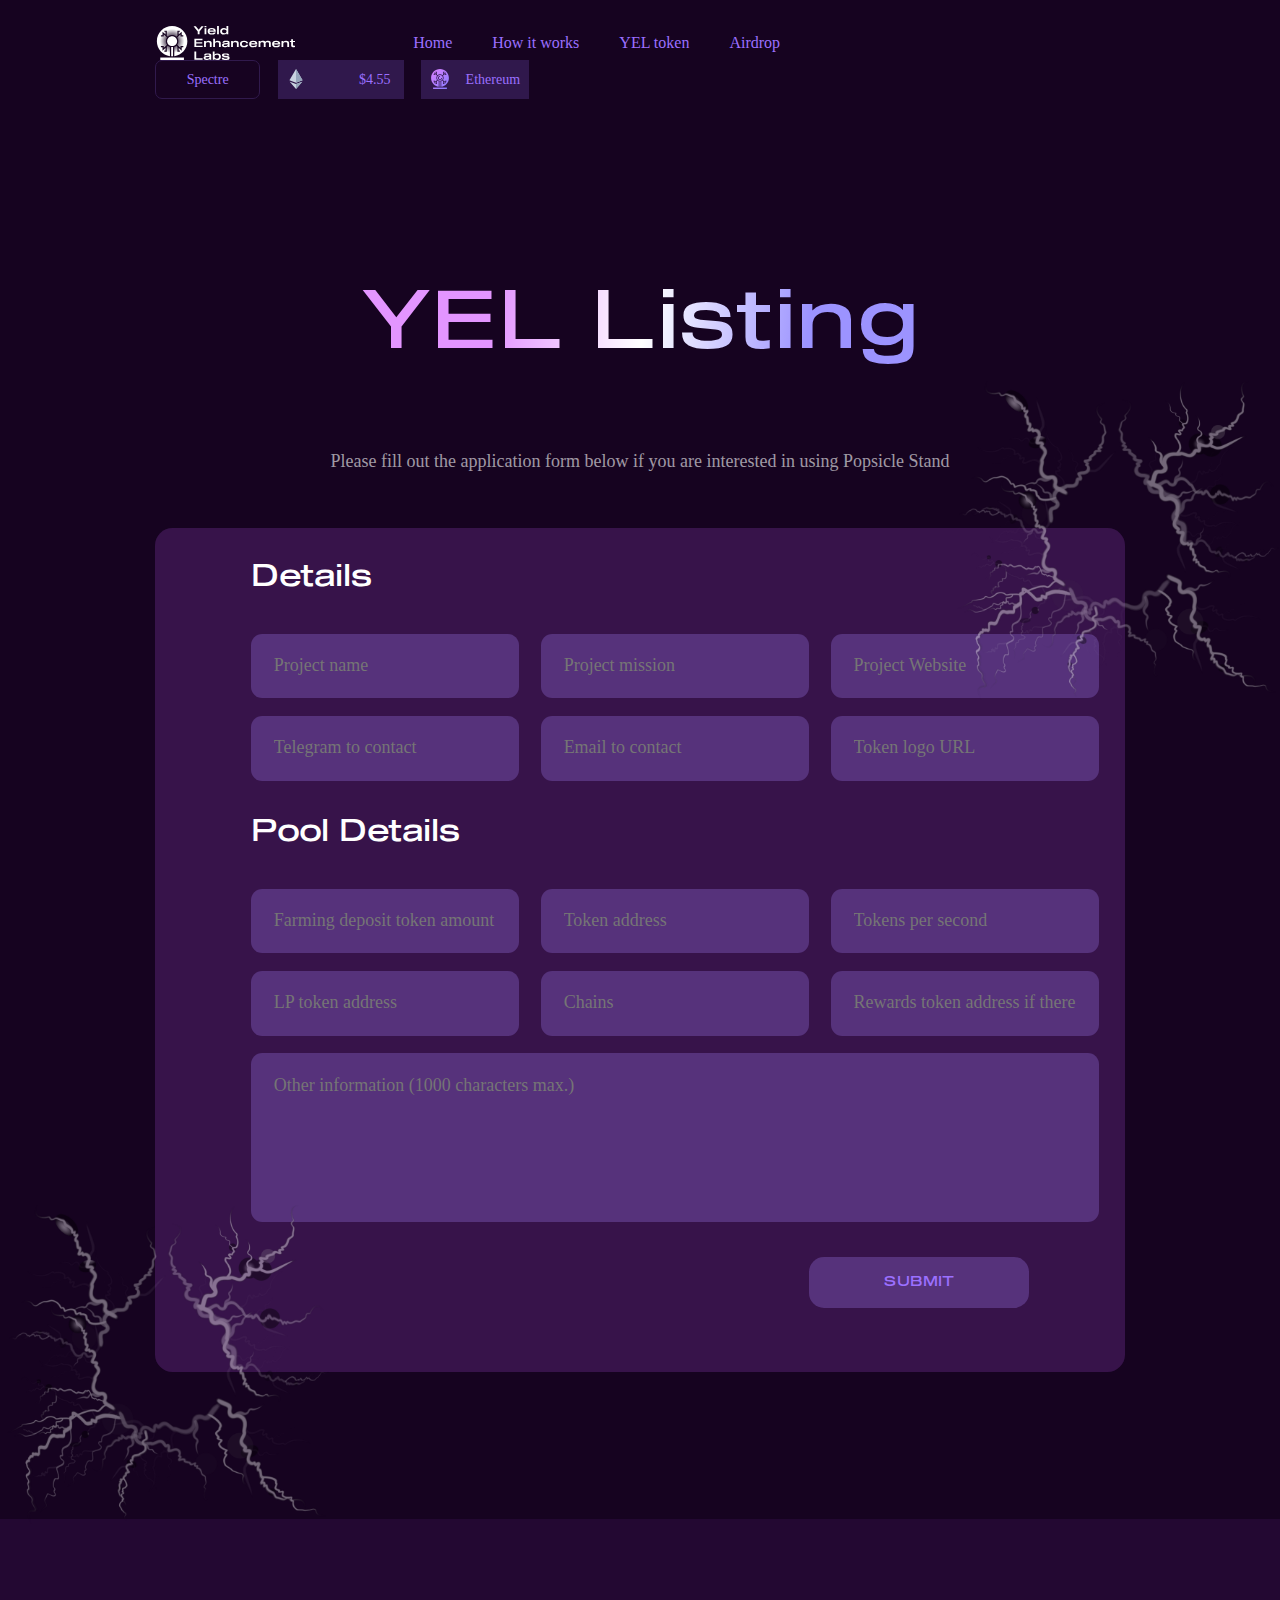
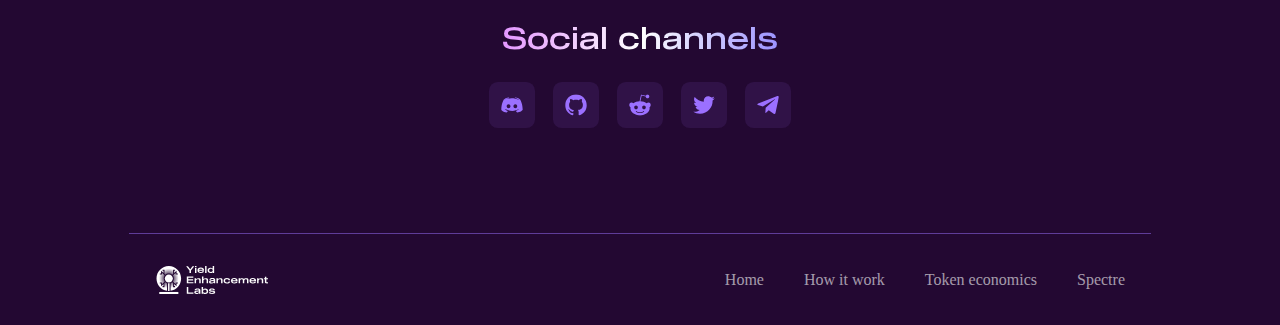
<file: index.html>
<!DOCTYPE html>
<html lang="ru">

<head>
	<title>Главная</title>
	<meta charset="UTF-8">
	<meta name="format-detection" content="telephone=no">
	<!-- <style>body{opacity: 0;}</style> -->
	<link rel="stylesheet" href="css/style.min.css?_v=20221118213648">
	<link rel="shortcut icon" href="favicon.ico">
	<!-- <meta name="robots" content="noindex, nofollow"> -->
	<meta name="viewport" content="width=device-width, initial-scale=1.0">
</head>

<body>
	<div class="wrapper">
		<header class="header">
			<div class="header__container">
				<div class="header__wrapper">
					<div class="header__logo">
						<a href="#" class="header__logo-link"><img src="img/header/logo.svg" alt="Logo"></a>
					</div>
					<nav class="header__menu menu">
						<ul class="menu__items">
							<li class="menu__item">
								<a href="#" class="menu__item-link">Home</a>
							</li>
							<li class="menu__item">
								<a href="#" class="menu__item-link">How it works</a>
							</li>
							<li class="menu__item">
								<a href="#" class="menu__item-link">YEL token</a>
							</li>
							<li class="menu__item">
								<a href="#" class="menu__item-link">Airdrop</a>
							</li>
						</ul>
					</nav>
				</div>
				<div class="header__info">
					<button class="header__button button">Spectre</button>
					<div class="header__cards">
						<div class="header__card card-one">
							<img src="img/header/icon.svg" alt="Icon" class="card-one__icon">
							<span class="card-one__text">$4.55</span>
						</div>
						<div class="header__card card-two">
							<img src="img/header/icon2.svg" alt="Icon" class="card-two__icon">
							<div class="card-two__text">Ethereum</div>
						</div>
					</div>
				</div>
			</div>
		</header>
		<main class="section">
			<div class="section__yel yel">
				<div class="yel__container container block-two">
					<h1 class="block-two__title">YEL Listing</h1>
					<div class="block-two__text">
						Please fill out the application form below if you are interested in using Popsicle Stand
					</div>
				</div>
			</div>
			<div class="section__form form">
				<div class="form__container container">
					<form action="#" class="form__wrapper">
						<fieldset class="form__details details">
							<legend class="details__title">Details</legend>
							<input type="text" placeholder="Project name" class="details__input">
							<input type="text" placeholder="Project mission" class="details__input">
							<input type="url" placeholder="Project Website" class="details__input">
							<input type="tel" placeholder="Telegram to contact" class="details__input">
							<input type="email" placeholder="Email to contact" class="details__input">
							<input type="text" placeholder="Token logo URL" class="details__input">
						</fieldset>
						<fieldset class="form__pool pool">
							<legend class="pool__title">Pool Details</legend>
							<input type="text" placeholder="Farming deposit token amount" class="pool__input">
							<input type="text" placeholder="Token address" class="pool__input">
							<input type="text" placeholder="Tokens per second" class="pool__input">
							<input type="text" placeholder="LP token address" class="pool__input">
							<input type="text" placeholder="Chains" class="pool__input">
							<input type="text" placeholder="Rewards token address if there is" class="pool__input">
							<textarea placeholder="Other information (1000 characters max.) " maxlength="1000" class="pool__textarea"></textarea>
						</fieldset>
						<div class="form__row">
							<button type="submit" class="form__button button__two">submit</button>
						</div>
					</form>
				</div>
			</div>
		</main>
		<footer class="footer">
			<div class="footer__top">
				<div class="footer__top-container container">
					<h2 class="footer__top-header">Social channels</h2>
					<ul class="footer__top-socials socials">
						<li class="socials__item">
							<a href="https://discord.com/" class="socials__link" target="_blank"><img src="img/footer/discord.svg" alt="discord" class="socials__icon"></a>
						</li>
						<li class="socials__item">
							<a href="https://github.com/" class="socials__link" target="_blank"><img src="img/footer/github.svg" alt="github" class="socials__icon"></a>
						</li>
						<li class="socials__item">
							<a href="https://www.reddit.com/" class="socials__link" target="_blank"><img src="img/footer/reddit.svg" alt="reddit" class="socials__icon"></a>
						</li>
						<li class="socials__item">
							<a href="https://twitter.com/" class="socials__link" target="_blank"><img src="img/footer/twitter.svg" alt="twitter" class="socials__icon"></a>
						</li>
						<li class="socials__item">
							<a href="https://telegram.org/" class="socials__link" target="_blank"><img src="img/footer/telegram.svg" alt="telegram" class="socials__icon"></a>
						</li>
					</ul>
				</div>
			</div>
			<div class="footer__bottom">
				<div class="footer__bottom-container container">
					<div class="footer__bottom-logo">
						<a href="#" class="footer__bottom-logo-link"><img src="img/footer/logo.svg" alt="Logo"></a>
					</div>
					<ul class="footer__bottom-navigation navigation">
						<li class="navigation__item">
							<a href="#" class="navigation__link">Home</a>
						</li>
						<li class="navigation__item">
							<a href="#" class="navigation__link">How it work</a>
						</li>
						<li class="navigation__item">
							<a href="#" class="navigation__link">Token economics</a>
						</li>
						<li class="navigation__item">
							<a href="#" class="navigation__link">Spectre</a>
						</li>
					</ul>
				</div>
			</div>
		</footer>
	</div>
	<!-- <div id="popup" aria-hidden="true" class="popup">
	<div class="popup__wrapper">
		<div class="popup__content">
			<button data-close type="button" class="popup__close">Закрыть</button>
			<div class="popup__text">
				Text
			</div>
		</div>
	</div>
</div> -->
	<script src="js/app.min.js?_v=20221118213648"></script>
</body>

</html>
</file>
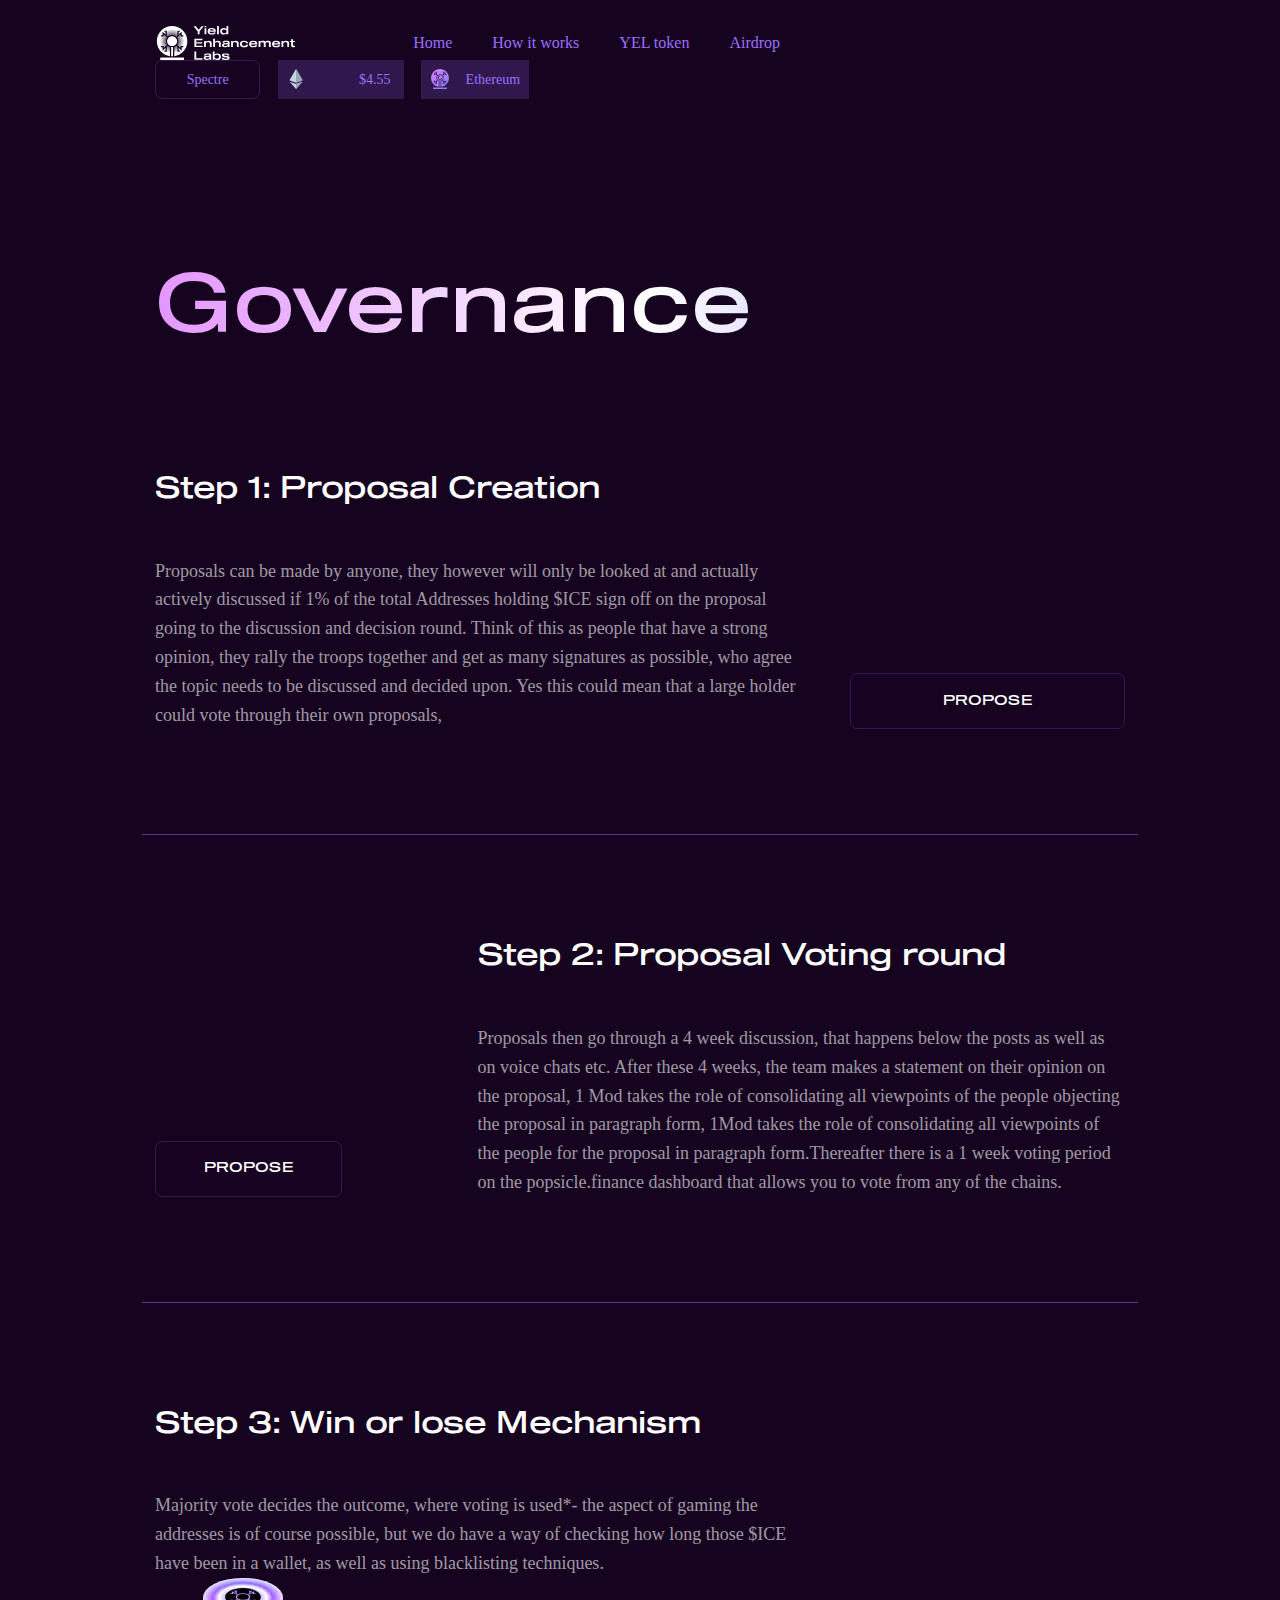
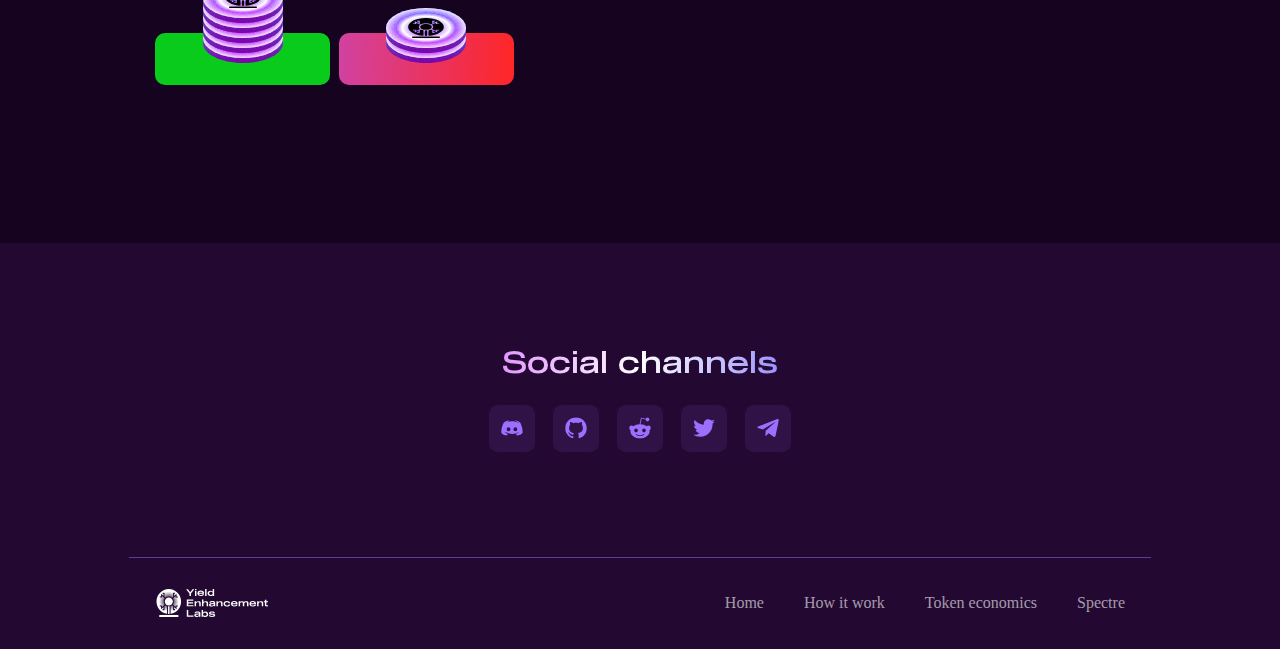
<file: governance.html>
<!DOCTYPE html>
<html lang="ru">

<head>
	<title>Главная</title>
	<meta charset="UTF-8">
	<meta name="format-detection" content="telephone=no">
	<!-- <style>body{opacity: 0;}</style> -->
	<link rel="stylesheet" href="css/style.min.css?_v=20221118213648">
	<link rel="shortcut icon" href="favicon.ico">
	<!-- <meta name="robots" content="noindex, nofollow"> -->
	<meta name="viewport" content="width=device-width, initial-scale=1.0">
</head>

<body>
	<div class="wrapper">
		<header class="header">
			<div class="header__container">
				<div class="header__wrapper">
					<div class="header__logo">
						<a href="#" class="header__logo-link"><img src="img/header/logo.svg" alt="Logo"></a>
					</div>
					<nav class="header__menu menu">
						<ul class="menu__items">
							<li class="menu__item">
								<a href="#" class="menu__item-link">Home</a>
							</li>
							<li class="menu__item">
								<a href="#" class="menu__item-link">How it works</a>
							</li>
							<li class="menu__item">
								<a href="#" class="menu__item-link">YEL token</a>
							</li>
							<li class="menu__item">
								<a href="#" class="menu__item-link">Airdrop</a>
							</li>
						</ul>
					</nav>
				</div>
				<div class="header__info">
					<button class="header__button button">Spectre</button>
					<div class="header__cards">
						<div class="header__card card-one">
							<img src="img/header/icon.svg" alt="Icon" class="card-one__icon">
							<span class="card-one__text">$4.55</span>
						</div>
						<div class="header__card card-two">
							<img src="img/header/icon2.svg" alt="Icon" class="card-two__icon">
							<div class="card-two__text">Ethereum</div>
						</div>
					</div>
				</div>
			</div>
		</header>
		<main class="section">
			<div class="section__governance governance">
				<div class="governance__container container">
					<h1 class="governance__title">Governance</h1>
					<div class="governance__wrapper">
						<div class="governance__block block">
							<h2 class="block__title">Step 1: Proposal Creation</h2>
							<div class="block__text">
								Proposals can be made by anyone, they however will only be looked at and actually
								actively discussed if 1% of the total
								Addresses holding $ICE sign off on the proposal going to the discussion and decision
								round. Think of this as people that
								have a strong opinion, they rally the troops together and get as many signatures as
								possible, who agree the topic needs
								to be discussed and decided upon. Yes this could mean that a large holder could vote
								through their own proposals,
							</div>
						</div>
						<button class="governance__button button">Propose</button>
					</div>
				</div>
			</div>
			<div class="section__voting voting">
				<div class="voting__container container">
					<button class="voting__button button">Propose</button>
					<div class="voting__block block">
						<h2 class="block__title">Step 2: Proposal Voting round</h2>
						<div class="block__text">
							Proposals then go through a 4 week discussion, that happens below the posts as well as
							on voice chats etc. After these 4
							weeks, the team makes a statement on their opinion on the proposal, 1 Mod takes the role
							of consolidating all viewpoints
							of the people objecting the proposal in paragraph form, 1Mod takes the role of
							consolidating all viewpoints of the
							people for the proposal in paragraph form.Thereafter there is a 1 week voting period on
							the popsicle.finance dashboard
							that allows you to vote from any of the chains.
						</div>
					</div>
				</div>
			</div>
			<div class="section__mechanism mechanism">
				<div class="mechanism__container container">
					<div class="mechanism__block block">
						<h2 class="block__title">Step 3: Win or lose Mechanism</h2>
						<div class="block__text">
							Majority vote decides the outcome, where voting is used*- the aspect of gaming the
							addresses is of course possible, but
							we do have a way of checking how long those $ICE have been in a wallet, as well as using
							blacklisting techniques.
						</div>
					</div>
					<div class="mechanism__cd cd">
						<div class="cd__green">
							<div class="cd__green-image">
								<img src="img/main/cd1.svg" alt="CD">
							</div>
							<div class="cd__green-patern"></div>
						</div>
						<div class="cd__red">
							<div class="cd__red-image">
								<img src="img/main/cd2.svg" alt="CD">
							</div>
							<div class="cd__red-patern"></div>
						</div>
					</div>
				</div>
			</div>
		</main>
		<footer class="footer">
			<div class="footer__top">
				<div class="footer__top-container container">
					<h2 class="footer__top-header">Social channels</h2>
					<ul class="footer__top-socials socials">
						<li class="socials__item">
							<a href="https://discord.com/" class="socials__link" target="_blank"><img src="img/footer/discord.svg" alt="discord" class="socials__icon"></a>
						</li>
						<li class="socials__item">
							<a href="https://github.com/" class="socials__link" target="_blank"><img src="img/footer/github.svg" alt="github" class="socials__icon"></a>
						</li>
						<li class="socials__item">
							<a href="https://www.reddit.com/" class="socials__link" target="_blank"><img src="img/footer/reddit.svg" alt="reddit" class="socials__icon"></a>
						</li>
						<li class="socials__item">
							<a href="https://twitter.com/" class="socials__link" target="_blank"><img src="img/footer/twitter.svg" alt="twitter" class="socials__icon"></a>
						</li>
						<li class="socials__item">
							<a href="https://telegram.org/" class="socials__link" target="_blank"><img src="img/footer/telegram.svg" alt="telegram" class="socials__icon"></a>
						</li>
					</ul>
				</div>
			</div>
			<div class="footer__bottom">
				<div class="footer__bottom-container container">
					<div class="footer__bottom-logo">
						<a href="#" class="footer__bottom-logo-link"><img src="img/footer/logo.svg" alt="Logo"></a>
					</div>
					<ul class="footer__bottom-navigation navigation">
						<li class="navigation__item">
							<a href="#" class="navigation__link">Home</a>
						</li>
						<li class="navigation__item">
							<a href="#" class="navigation__link">How it work</a>
						</li>
						<li class="navigation__item">
							<a href="#" class="navigation__link">Token economics</a>
						</li>
						<li class="navigation__item">
							<a href="#" class="navigation__link">Spectre</a>
						</li>
					</ul>
				</div>
			</div>
		</footer>
	</div>
	<!-- <div id="popup" aria-hidden="true" class="popup">
	<div class="popup__wrapper">
		<div class="popup__content">
			<button data-close type="button" class="popup__close">Закрыть</button>
			<div class="popup__text">
				Text
			</div>
		</div>
	</div>
</div> -->
	<script src="js/app.min.js?_v=20221118213648"></script>
</body>

</html>
</file>
<file: css/style.min.css>
@charset "UTF-8";@font-face{font-family:Sequel100Black-65;font-display:swap;src:url(../fonts/Sequel100Black-65.woff2) format("woff2"),url(../fonts/Sequel100Black-65.woff) format("woff");font-weight:400;font-style:normal}@font-face{font-family:SF UI Display 700;font-display:swap;src:url(../fonts/sf-ui-display-bold.woff2) format("woff2"),url(../fonts/sf-ui-display-bold.woff) format("woff");font-weight:700;font-style:normal}@font-face{font-family:Sequel100Black-55;font-display:swap;src:url(../fonts/Sequel100Black-55.woff2) format("woff2"),url(../fonts/Sequel100Black-55.woff) format("woff");font-weight:400;font-style:normal}@font-face{font-family:SF UI Display 400;font-display:swap;src:url(../fonts/sf-ui-display-regular.woff2) format("woff2"),url(../fonts/sf-ui-display-regular.woff) format("woff");font-weight:400;font-style:normal}@font-face{font-family:Sequel100Black-45;font-display:swap;src:url(../fonts/Sequel100Black-45.woff2) format("woff2"),url(../fonts/Sequel100Black-45.woff) format("woff");font-weight:400;font-style:normal}@font-face{font-family:SF UI Display 500;font-display:swap;src:url(../fonts/sf-ui-display-medium.woff2) format("woff2"),url(../fonts/sf-ui-display-medium.woff) format("woff");font-weight:500;font-style:normal}@font-face{font-family:SF UI Display 600;font-display:swap;src:url(../fonts/sf-ui-display-semibold.woff2) format("woff2"),url(../fonts/sf-ui-display-semibold.woff) format("woff");font-weight:600;font-style:normal}*{padding:0;margin:0;border:0}*,:after,:before{-webkit-box-sizing:border-box;box-sizing:border-box}body,html{height:100%;min-width:320px}body{color:#000;line-height:1;font-family:"SF UI Display 400";font-size:.875rem;-ms-text-size-adjust:100%;-moz-text-size-adjust:100%;-webkit-text-size-adjust:100%;-webkit-font-smoothing:antialiased;-moz-osx-font-smoothing:grayscale}button,input,textarea{font-family:"SF UI Display 400";font-size:inherit}button{cursor:pointer;color:inherit;background-color:inherit}a{color:inherit}a:link,a:visited{text-decoration:none}a:hover{text-decoration:none}img{vertical-align:top}h1,h2,h3,h4,h5,h6{font-weight:inherit;font-size:inherit}.lock body{overflow:hidden;-ms-touch-action:none;touch-action:none}.wrapper{min-height:100%;display:-webkit-box;display:-ms-flexbox;display:flex;-webkit-box-orient:vertical;-webkit-box-direction:normal;-ms-flex-direction:column;flex-direction:column;overflow:hidden;background-color:#160320}.wrapper>main{-webkit-box-flex:1;-ms-flex:1 1 auto;flex:1 1 auto}.wrapper>*{min-width:0}[class*=container]{margin:0 auto;max-width:80.625rem;-webkit-box-sizing:content-box;box-sizing:content-box}[class*=-ibg]{position:relative}[class*=-ibg] img{position:absolute;width:100%;height:100%;top:0;left:0;-o-object-fit:cover;object-fit:cover}[class*=-ibg_contain] img{-o-object-fit:contain;object-fit:contain}.header{background-color:#160320}.header__container{max-width:115rem;display:-webkit-box;display:-ms-flexbox;display:flex;-ms-flex-wrap:wrap;flex-wrap:wrap;-webkit-box-pack:justify;-ms-flex-pack:justify;justify-content:space-between;margin-top:1.875em;padding:0 2.5em}.header__wrapper{display:-webkit-box;display:-ms-flexbox;display:flex;-ms-flex-wrap:wrap;flex-wrap:wrap}.header__logo{margin-right:8.4375em}.header__menu{display:-webkit-box;display:-ms-flexbox;display:flex;-ms-flex-wrap:wrap;flex-wrap:wrap;-webkit-box-align:center;-ms-flex-align:center;align-items:center}.header__info{display:-webkit-box;display:-ms-flexbox;display:flex;-ms-flex-wrap:wrap;flex-wrap:wrap}.header__button{line-height:110%;background-color:#170321;border:.0625rem solid #311a4d;border-radius:.5em;font-family:"SF UI Display 600";color:#9b70ff;font-size:.875rem;padding:.75em 2.1875em;margin-right:1.25em}.header__button:hover{background:-webkit-gradient(linear,left top,right top,from(#9e23ff),to(#ff8237));background:-o-linear-gradient(left,#9e23ff 0,#ff8237 100%);background:linear-gradient(90deg,#9e23ff 0,#ff8237 100%);color:#fff}.header__cards{display:-webkit-box;display:-ms-flexbox;display:flex;-ms-flex-wrap:wrap;flex-wrap:wrap}.header__card{display:-webkit-box;display:-ms-flexbox;display:flex;-webkit-box-align:center;-ms-flex-align:center;align-items:center;background-color:rgba(155,112,255,.2)}.header__card:not(:last-child){margin-right:1.25em}.menu__items{list-style:none;display:-webkit-box;display:-ms-flexbox;display:flex;-ms-flex-wrap:wrap;flex-wrap:wrap}.menu__item{font-family:"SF UI Display 700";font-size:1rem;line-height:110%;color:#9b70ff}.menu__item:not(:last-child){margin-right:2.5em}.menu__item:hover{text-decoration:underline;text-underline-offset:.5rem;text-decoration-thickness:.125rem}.card-one__icon{padding:.625em 3.75em .625em .625em}.card-one__text{font-family:"SF UI Display 600";font-size:.875rem;line-height:110%;padding-right:.9375em;color:#9b70ff}.card-two__icon{padding:.625em 1.125em .625em .625em}.card-two__text{font-family:"SF UI Display 600";font-size:.875rem;line-height:110%;color:#9b70ff;padding-right:.625em}.block__title{font-family:Sequel100Black-45;font-size:1.875rem;line-height:110%;color:#fff;margin-bottom:1.6875em}.block__text{font-family:"SF UI Display 400";font-size:1.125rem;line-height:160%;color:rgba(255,255,255,.6)}.governance__container{margin-top:11.875em;margin-bottom:7.5em}.governance__title{font-family:Sequel100Black-45;font-size:1.875rem;line-height:110%;background:-o-linear-gradient(352.69deg,#e395ff 0,#fff 50.37%,#9c93ff 99.1%);background:linear-gradient(97.31deg,#e395ff 0,#fff 50.37%,#9c93ff 99.1%);-webkit-background-clip:text;-webkit-text-fill-color:transparent;background-clip:text;text-fill-color:transparent;font-size:5rem;margin-bottom:7.5rem}.governance__wrapper{display:-webkit-box;display:-ms-flexbox;display:flex;-ms-flex-wrap:wrap;flex-wrap:wrap;-webkit-box-pack:justify;-ms-flex-pack:justify;justify-content:space-between;-webkit-box-align:end;-ms-flex-align:end;align-items:flex-end}.governance__block{max-width:46.25em}.governance__button{line-height:110%;background-color:#170321;border:.0625rem solid #311a4d;border-radius:.5em;font-family:Sequel100Black-45;text-transform:uppercase;font-size:.875rem;line-height:110%;color:#fff;padding:1.375em 6.5625em}.governance__button:hover{background:-webkit-gradient(linear,left top,right top,from(#9e23ff),to(#ff8237));background:-o-linear-gradient(left,#9e23ff 0,#ff8237 100%);background:linear-gradient(90deg,#9e23ff 0,#ff8237 100%);color:#fff}.voting__container{display:-webkit-box;display:-ms-flexbox;display:flex;-ms-flex-wrap:wrap;flex-wrap:wrap;-webkit-box-pack:justify;-ms-flex-pack:justify;justify-content:space-between;-webkit-box-align:end;-ms-flex-align:end;align-items:flex-end;padding:7.5em .9375em;border-top:.0625rem solid rgba(155,112,255,.5019607843);border-bottom:.0625rem solid rgba(155,112,255,.5019607843)}.voting__button{line-height:110%;background-color:#170321;border:.0625rem solid #311a4d;border-radius:.5em;font-family:Sequel100Black-45;font-size:14px;line-height:110%;color:#fff;font-family:Sequel100Black-45;text-transform:uppercase;font-size:.875rem;line-height:110%;color:#fff;padding:1.375em 3.4375em}.voting__button:hover{background:-webkit-gradient(linear,left top,right top,from(#9e23ff),to(#ff8237));background:-o-linear-gradient(left,#9e23ff 0,#ff8237 100%);background:linear-gradient(90deg,#9e23ff 0,#ff8237 100%);color:#fff}.voting__block{max-width:46.25em}.mechanism__container{display:-webkit-box;display:-ms-flexbox;display:flex;-ms-flex-wrap:wrap;flex-wrap:wrap;-webkit-box-pack:justify;-ms-flex-pack:justify;justify-content:space-between;-webkit-box-align:end;-ms-flex-align:end;align-items:flex-end;margin-top:7.5em;margin-bottom:11.25em}.mechanism__block{max-width:46.25em}.mechanism__cd{display:-webkit-box;display:-ms-flexbox;display:flex;-ms-flex-wrap:wrap;flex-wrap:wrap}.cd__green{display:-webkit-box;display:-ms-flexbox;display:flex;-webkit-box-orient:vertical;-webkit-box-direction:normal;-ms-flex-direction:column;flex-direction:column;-webkit-box-align:center;-ms-flex-align:center;align-items:center;-webkit-box-pack:end;-ms-flex-pack:end;justify-content:end}.cd__green:not(:last-child){margin-right:.625em}.cd__green-image{position:relative;margin-bottom:-30px;z-index:2}.cd__green-patern{width:12.5em;height:3.75em;background-color:#09cb1c;border-radius:.625rem}.cd__red{display:-webkit-box;display:-ms-flexbox;display:flex;-webkit-box-orient:vertical;-webkit-box-direction:normal;-ms-flex-direction:column;flex-direction:column;-webkit-box-align:center;-ms-flex-align:center;align-items:center;-webkit-box-pack:end;-ms-flex-pack:end;justify-content:end}.cd__red-image{position:relative;margin-bottom:-30px;z-index:2}.cd__red-patern{width:12.5em;height:3.75em;background:-o-linear-gradient(357.77deg,#d142a1 0,#ff2626 100%);background:linear-gradient(92.23deg,#d142a1 0,#ff2626 100%);border-radius:.625rem}.block-two{margin-top:11.875em}.block-two__title{font-family:Sequel100Black-45;font-size:5rem;line-height:150%;background:-o-linear-gradient(352.69deg,#e395ff 35%,#fff 50.37%,#9c93ff 67.1%);background:linear-gradient(97.31deg,#e395ff 35%,#fff 50.37%,#9c93ff 67.1%);-webkit-background-clip:text;-webkit-text-fill-color:transparent;background-clip:text;text-fill-color:transparent;text-align:center;margin-bottom:3.875rem}.block-two__subtitle{font-family:Sequel100Black-45;font-size:1.875rem;line-height:110%;color:#fff;text-align:center;margin-bottom:4.1875em}.block-two__text{font-family:"SF UI Display 400";font-size:1.125rem;line-height:160%;color:rgba(255,255,255,.6);text-align:center}.yel__container{margin-bottom:3.75em}.form__container{margin-bottom:10.5em}.form__wrapper{position:relative;max-width:80.625rem;background-color:#37134a;border-radius:1.25em;padding:2.3125em 6.875em 4.5625em;z-index:2}.form__wrapper::after{content:"";position:absolute;background:url(../img/main/group.svg) no-repeat;width:400px;height:400px;left:-150px;bottom:-230px;z-index:1}.form__wrapper::before{content:"";position:absolute;background:url(../img/main/group.svg) no-repeat;width:400px;height:400px;right:-230px;top:-150px;z-index:1}.form__details{max-width:66.875rem;display:-ms-grid;display:grid;-ms-grid-columns:(1fr)[3];grid-template-columns:repeat(3,1fr);-ms-grid-rows:(1fr)[2];grid-template-rows:repeat(2,1fr);gap:1.25em 1.5625em;margin-bottom:2.5em}.form__pool{max-width:66.875rem;display:-ms-grid;display:grid;-ms-grid-columns:(2fr)[3];grid-template-columns:repeat(3,2fr);-ms-grid-rows:(1fr)[2];grid-template-rows:repeat(2,1fr);gap:1.25em 1.5625em;margin-bottom:2.5em}.form__row{max-width:66.875rem;display:-webkit-box;display:-ms-flexbox;display:flex;-webkit-box-pack:end;-ms-flex-pack:end;justify-content:flex-end}.form__button{padding:1.125rem 4.6875rem}.details__title{font-family:Sequel100Black-45;font-size:1.875rem;line-height:110%;color:#fff;margin-bottom:2.5rem}.details__input{font-family:"SF UI Display 400";font-size:1.125rem;line-height:110%;background-color:#56327b;border-radius:.625em;color:rgba(255,255,255,.4);padding:1.25em}.pool__title{font-family:Sequel100Black-45;font-size:1.875rem;line-height:110%;color:#fff;margin-bottom:2.5rem}.pool__input{font-family:"SF UI Display 400";font-size:1.125rem;line-height:110%;background-color:#56327b;border-radius:.625em;color:rgba(255,255,255,.4);padding:1.25em}.pool__textarea{font-family:"SF UI Display 400";font-size:1.125rem;line-height:110%;height:9.375em;-ms-grid-column:1;grid-column-start:1;-ms-grid-column-span:3;grid-column-end:4;background-color:#56327b;border-radius:.625em;resize:none;padding:1.25em}.button__two{width:13.75rem;font-family:Sequel100Black-45;font-size:.875rem;line-height:110%;text-transform:uppercase;background-color:#56327b;border-radius:.9375rem;color:#9b70ff}.footer{background-color:#230832}.footer__top{padding:7.5em 0}.footer__top-container{display:-webkit-box;display:-ms-flexbox;display:flex;-webkit-box-orient:vertical;-webkit-box-direction:normal;-ms-flex-direction:column;flex-direction:column;-webkit-box-align:center;-ms-flex-align:center;align-items:center}.footer__top-header{font-family:Sequel100Black-45;font-size:1.875rem;line-height:110%;background:-o-linear-gradient(352.69deg,#e395ff 0,#fff 50.37%,#9c93ff 99.1%);background:linear-gradient(97.31deg,#e395ff 0,#fff 50.37%,#9c93ff 99.1%);-webkit-background-clip:text;-webkit-text-fill-color:transparent;background-clip:text;text-fill-color:transparent}.footer__top-socials{display:-webkit-box;display:-ms-flexbox;display:flex;-ms-flex-wrap:wrap;flex-wrap:wrap;margin-top:1.75em}.footer__bottom-container{display:-webkit-box;display:-ms-flexbox;display:flex;-ms-flex-wrap:wrap;flex-wrap:wrap;-webkit-box-pack:justify;-ms-flex-pack:justify;justify-content:space-between;-webkit-box-align:center;-ms-flex-align:center;align-items:center;border-top:1px solid rgba(155,112,255,.5019607843);padding:2.25em 1.875em}.footer__bottom-navigation{display:-webkit-box;display:-ms-flexbox;display:flex;-ms-flex-wrap:wrap;flex-wrap:wrap}.socials__item{list-style:none;background-color:#301247;border-radius:.625em}.socials__item:not(:last-child){margin-right:1.25em}.socials__icon{padding:.875em}.navigation__item{list-style:none;font-family:"SF UI Display 500";font-size:1rem;line-height:110%;color:rgba(255,255,255,.6)}.navigation__item:not(:last-child){padding-right:2.5em}@media (max-width:30em){.governance__title{font-size:3.125rem}.block-two__title{font-size:3.125rem}.form__wrapper{text-align:center;padding:2.3125em 3.125em 4.5625em}.details__input{font-size:.75rem;line-height:50%}.pool__input{font-size:.75rem;line-height:50%}.pool__textarea{font-size:.875rem}}@media (max-width:82.5em){[class*=container]{max-width:60.625rem}}@media (max-width:70.375em){.header__wrapper{margin-bottom:.9375em}.header__menu{margin-right:.9375em}}@media (max-width:61.99875em){[class*=container]{max-width:46.875rem}}@media (max-width:61.25em){.governance__block{margin-bottom:1.875em}.voting__container{-webkit-box-orient:vertical;-webkit-box-direction:reverse;-ms-flex-direction:column-reverse;flex-direction:column-reverse;-webkit-box-align:center;-ms-flex-align:center;align-items:center}.voting__block{margin-bottom:1.875em}.mechanism__block{margin-bottom:1.875em}}@media (max-width:61.9375em){.form__details{-ms-grid-columns:(1fr)[2];grid-template-columns:repeat(2,1fr);-ms-grid-rows:(1fr)[2];grid-template-rows:repeat(2,1fr)}.form__pool{-ms-grid-columns:(1fr)[2];grid-template-columns:repeat(2,1fr);-ms-grid-rows:(1fr)[2];grid-template-rows:repeat(2,1fr)}.pool__textarea{-ms-grid-column:1;grid-column-start:1;-ms-grid-column-span:2;grid-column-end:3}}@media (max-width:47.99875em){[class*=container]{max-width:none;padding:0 .9375rem}}@media (max-width:47.875em){.header__wrapper{-webkit-box-pack:center;-ms-flex-pack:center;justify-content:center}.header__logo{margin-right:4.375em}}@media (max-width:43.8125em){.header__logo{margin-right:.9375em}}@media (max-width:43.75em){.form__details{-ms-grid-columns:(1fr)[1];grid-template-columns:repeat(1,1fr);-ms-grid-rows:(1fr)[1];grid-template-rows:repeat(1,1fr);-webkit-box-pack:center;-ms-flex-pack:center;justify-content:center}.form__pool{-ms-grid-columns:(1fr)[1];grid-template-columns:repeat(1,1fr);-ms-grid-rows:(1fr)[1];grid-template-rows:repeat(1,1fr);-webkit-box-pack:center;-ms-flex-pack:center;justify-content:center}.form__row{-webkit-box-pack:center;-ms-flex-pack:center;justify-content:center}.pool__textarea{-ms-grid-column:1;grid-column-start:1;-ms-grid-column-span:1;grid-column-end:2}}@media (max-width:40.375em){.header__logo{margin-bottom:.9375em}}@media (max-width:39.0625em){.governance__title{font-size:3.75rem}}@media (max-width:36.5em){.footer__bottom-container{-webkit-box-pack:center;-ms-flex-pack:center;justify-content:center}.footer__bottom-logo{margin-right:.625em;margin-bottom:.9375em}}@media (max-width:31.25em){.header__info{-webkit-box-pack:center;-ms-flex-pack:center;justify-content:center}.header__button{margin-bottom:.9375em}.header__cards{-webkit-box-pack:center;-ms-flex-pack:center;justify-content:center}.header__card:not(:last-child){margin-right:.625em;margin-bottom:.9375em}.menu__items{-webkit-box-pack:center;-ms-flex-pack:center;justify-content:center;-webkit-box-orient:vertical;-webkit-box-direction:normal;-ms-flex-direction:column;flex-direction:column}.card-one__icon{padding-right:2.5em}}@media (max-width:28.75em){.footer__bottom-navigation{-webkit-box-pack:center;-ms-flex-pack:center;justify-content:center}.navigation__item:not(:last-child){padding-bottom:.625rem}}@media (max-width:25.9375em){.governance__title{font-size:2.1875rem}}@media (max-width:24.25em){.cd__green:not(:last-child){margin-bottom:.625em}}@media (max-width:22.5em){.footer__top-socials{-webkit-box-pack:center;-ms-flex-pack:center;justify-content:center}}@media (max-width:22.125em){.socials__item{margin-bottom:.625em}.socials__item:not(:last-child){margin-right:1.875em}}
</file>
